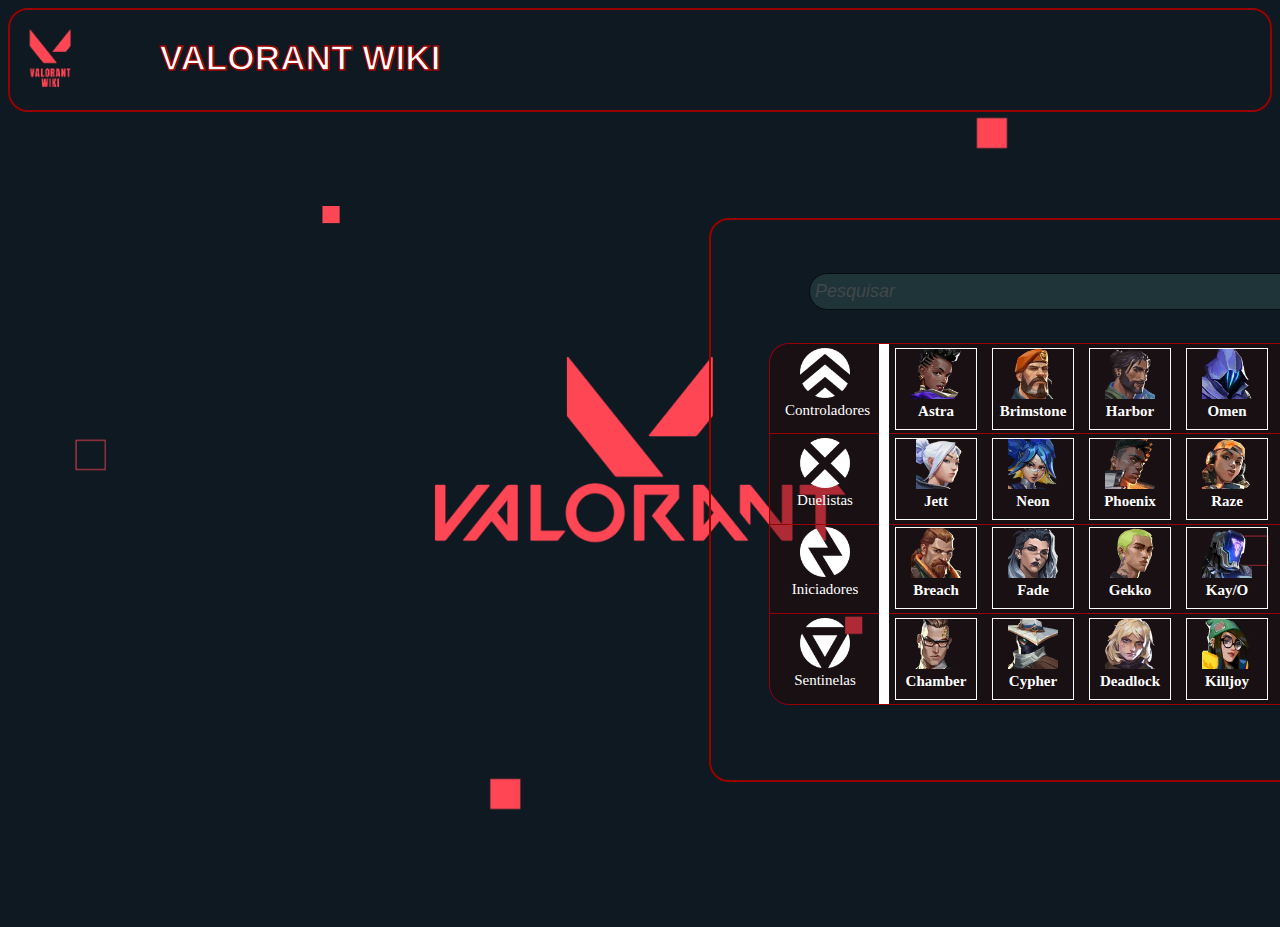
<file: index.html>
<!DOCTYPE html>
<html lang="pt-br">

<head>
    <meta charset="UTF-8">
    <meta name="viewport" content="width=device-width, initial-scale=1.0">
    <title>Valorant Wiki</title>
    <link rel="stylesheet" href="assets/css/index.css">
    <link rel="icon" href="./assets/images/logo.png" type="image/x-icon">
</head>

<body>

    <div class="valorant valorant-flex1">
        <div class="val2"><img src="./assets/images/logo.png" width="60px" height="60px"></div>
        <div class="val1">
            <section>
                <h1>VALORANT WIKI</h1>
            </section>
        </div>

    </div>

    <div class="valorant-flex2">
        <div class="vald1"></div>
        <div class="vald2"></div>
        <div class="linha"></div>

        <div class="valdd2"> <!-- Controladores -->
            <div class="controlador"> 
                <img src="assets/images/class-controller.png" id="fotocontroller" width="50" height="50">Controladores
            </div>
            <div class="primeirocontrolador"> <!-- Astra -->
                <img src="assets/images/avatar-astra.png" width="50" height="50"><a href="">Astra</a>
            </div><!-- Astra -->
            <div class="corpocontrolador"> <!-- Brimstone -->
                <img src="assets/images/avatar-brimstone.png" width="50" height="50"><a href="">Brimstone</a>
            </div><!-- Brimstone -->
            <div class="corpocontrolador"> <!-- Harbor -->
                <img src="assets/images/avatar-harbor.png" width="50" height="50"><a href="">Harbor</a>
            </div><!-- Harbor -->
            <div class="corpocontrolador"> <!-- Omen -->
                <img src="assets/images/avatar-omen.png" width="50" height="50"><a href="omen.html"> Omen</a>
            </div><!-- Omen -->
            <div class="corpocontrolador"> <!-- Viper -->
                <img src="assets/images/avatar-viper.png" width="50" height="50"><a href="">Viper</a>
            </div><!-- Viper -->
        </div> 

        <div class="valdd3"> <!-- Duelistas -->
            <div class="duelistas">
                <img src="assets/images/class-duelist.png" width="50" height="50">Duelistas
            </div>
            <div class="primeiroduelista"><!-- Jett -->
                <img src="assets/images/avatar-jett.png" width="50" height="50" id="jett">
                <div><a href="jett.html">Jett</a></div>
            </div><!-- Jett -->
            <div class="corpocontrolador"><!-- Neon-->
                <img src="assets/images/avatar-neon.png" width="50" height="50"><a href="neon.html"> Neon</a>
            </div><!-- Neon -->
            <div class="corpocontrolador"><!-- Phoenix -->
                <img src="assets/images/avatar-phoenix.png" width="50" height="50"><a href="">Phoenix</a>
            </div><!-- Phoenix -->
            <div class="corpocontrolador"><!-- Raze -->
                <img src="assets/images/avatar-raze.png" width="50" height="50"><div><a href="">Raze</a></div>
            </div><!-- Raze -->
            <div class="corpocontrolador"><!-- Reyna -->
                <img src="assets/images/avatar-reyna.png" width="50" height="50"><a href="">Reyna</a>
            </div><!-- Reyna -->
            <div class="corpocontrolador"><!-- Yoru -->
                <img src="assets/images/avatar-yoru.png" width="50" height="50" id="jett"><div><a href="">Yoru</a></div>
            </div><!-- Yoru -->
        </div> 

        <div class="valdd4"> <!-- Iniciadores -->
            <div class="duelistas">
                <img src="assets/images/class-initiator.png" width="50" height="50">Iniciadores
            </div>
            <div class="primeiroduelista"><!-- Breach -->
                <img src="assets/images/avatar-breach.png" width="50" height="50"><a href="breach.html">Breach</a>
            </div><!-- Breach -->
            <div class="corpocontrolador"><!-- Fade-->
                <img src="assets/images/avatar-fade.png" width="50" height="50"><div><a href="">Fade</a></div>
            </div><!-- Fade -->
            <div class="corpocontrolador"><!-- Gekko -->
                <img src="assets/images/avatar-gekko.png" width="50" height="50" id="jett"><a href="">Gekko</a>
            </div><!-- Gekko -->
            <div class="corpocontrolador"><!-- Kay/O -->
                <img src="assets/images/avatar-kay-o.png" width="50" height="50"><a href="">Kay/O</a>
            </div><!-- Kay/O -->
            <div class="corpocontrolador"><!-- Skyie -->
                <img src="assets/images/avatar-skye.png" width="50" height="50"><a href="skye.html"> Skye</a>
            </div><!-- Skyie -->
            <div class="corpocontrolador"><!-- Sova -->
                <img src="assets/images/avatar-sova.png" width="50" height="50"><div><a href="">Sova</a></div>
            </div><!-- Sova -->
        </div> 

        <div class="valdd5"> <!-- Sentinelas -->
            <div class="duelistas">
                <img src="assets/images/class-sentinel.png" width="50" height="50">Sentinelas
            </div>
            <div class="primeiroduelista"><!-- Chamber -->
                <img src="assets/images/avatar-chamber.png" width="50" height="50"><a href="chamber.html">Chamber</a>
            </div><!-- Chamber -->
            <div class="corpocontrolador"><!-- Cypher-->
                <img src="assets/images/avatar-cypher.png" width="50" height="50"><a href="cypher.html">Cypher</a>
            </div><!-- Cypher -->
            <div class="corpocontrolador"><!-- Deadlock -->
                <img src="assets/images/avatar-deadlock.png" width="50" height="50"><a href="">Deadlock</a>
            </div><!-- Deadlock -->
            <div class="corpocontrolador"><!-- Killjoy-->
                <img src="assets/images/avatar-killjoy.png" width="50" height="50"><a href="">Killjoy</a>
            </div><!-- Killjoy -->
            <div class="corpocontrolador"><!-- Sage -->
                <img src="assets/images/avatar-sage.png" width="50" height="50"><div><a href="">Sage</a></div>
            </div><!-- Sage -->
        </div> 

        <div id="divBusca">
            <input type="text" id="txtBusca" placeholder="Pesquisar" />
        </div> <!-- Barra de pesquisa -->


    </div>




</body>

</html>
</file>
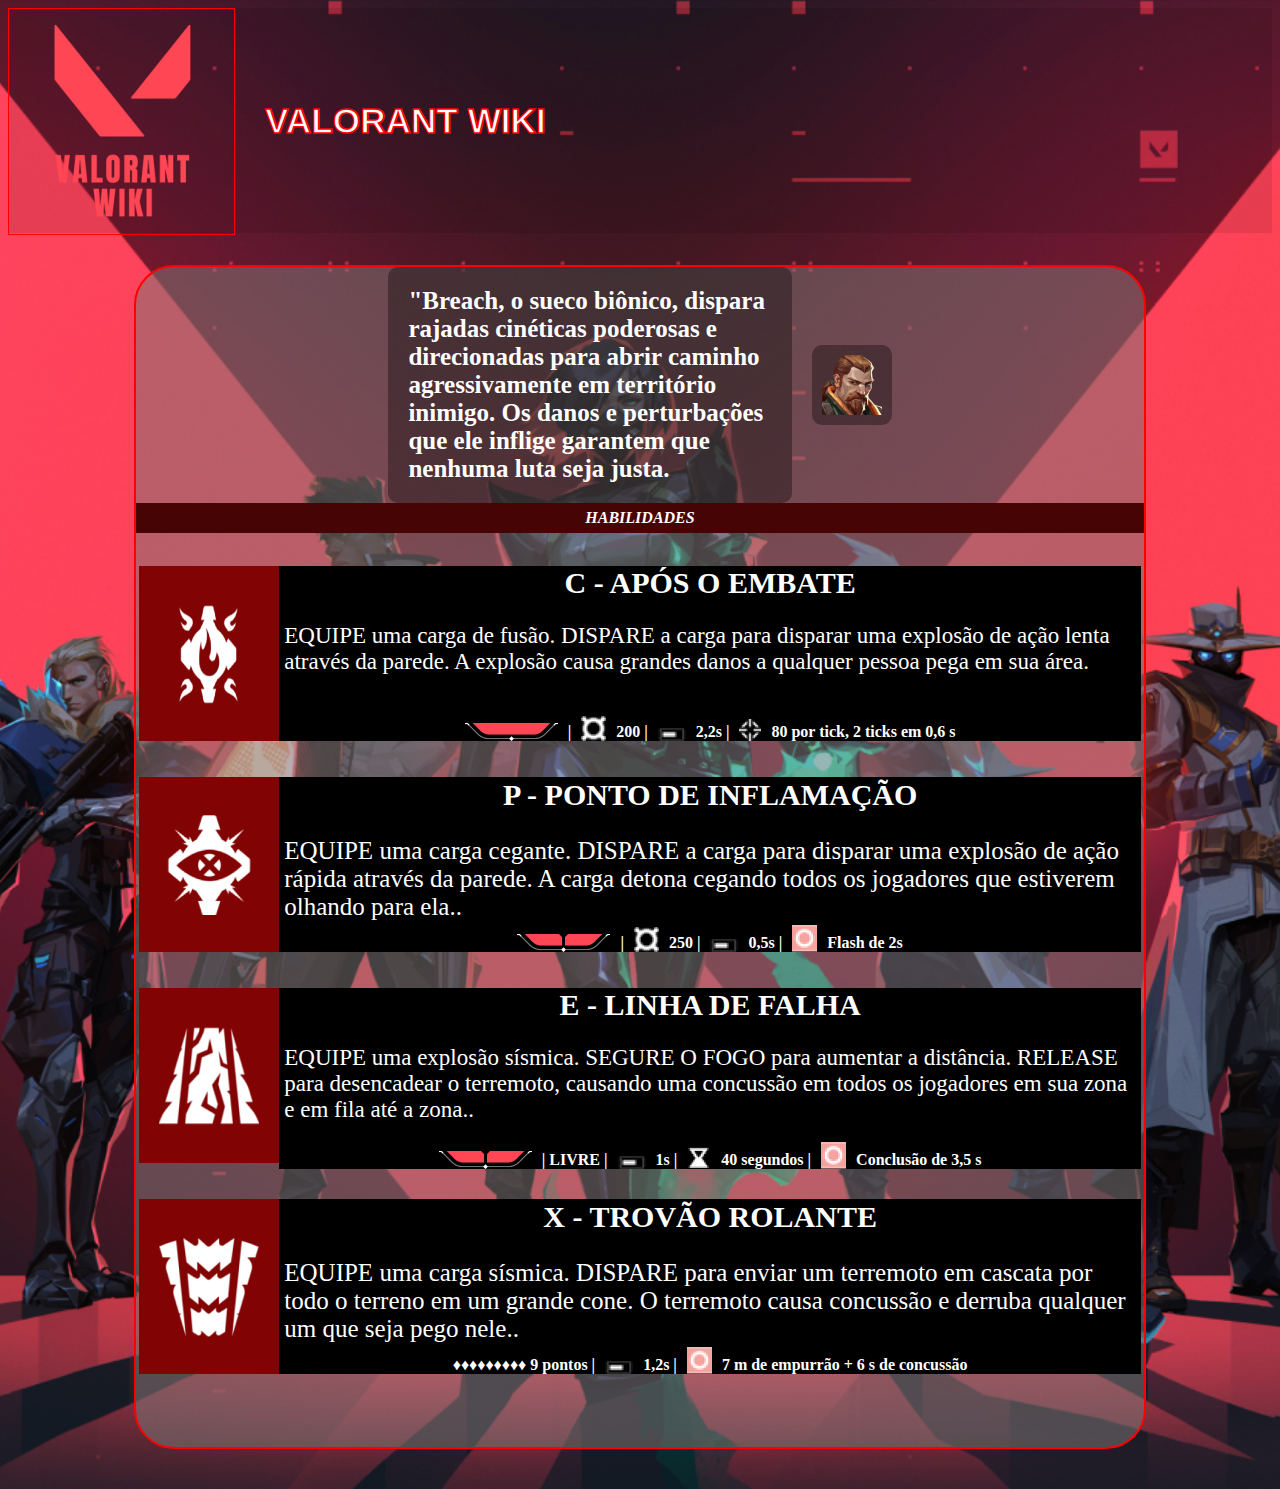
<file: breach.html>
<!DOCTYPE html>
<html lang="en">

<head>
    <meta charset="UTF-8">
    <meta name="viewport" content="width=device-width, initial-scale=1.0">
    <title>Breach | Valorant Wiki</title>
    <link rel="stylesheet" href="assets/css/breach.css">
    <link rel="icon" href="./assets/images/logo.png" type="image/x-icon">

</head>

<body>
    <div class="topo">
        <div class="logowiki"><a href="../inicial/index.html"><img src="assets/images/logo.png" width="200" height="200"></a></div>
        <div class="valorantwiki">Valorant Wiki</div>
    </div>
    <div class="tudo">
        <div class="personagem">
            <div class="cabecalho">
                <div class="mural">
                    <p style="margin: 20px;"> "Breach, o sueco biônico, dispara rajadas cinéticas poderosas e 
                        direcionadas 
                        para abrir caminho agressivamente em território inimigo. Os danos e
                         perturbações que ele inflige garantem que nenhuma luta seja justa.
                    </p></div>
                <div class="fotomural"><img src="assets/images/avatar-breach.png" width="60" height="60"></div>

            </div>
            <div class="separador">Habilidades</div>
            <div class="habilidades">
                <div class="skillimagem">
                    <img src="assets/images/breach-basico1.png" width="100" height="100"
                        id="images"><!-- Todas as imagens deve ter essa altura e esse ID para funcionar -->
                </div>
                <div class="conteudo">
                    <div class="textoprincipal">C - APÓS O EMBATE</div>
                    <div class="textoskill">
                        <p style="margin-left: 5px; font-size: 23px;">EQUIPE uma carga de fusão. DISPARE a carga para disparar uma
                            explosão de ação lenta através da parede.
                            A explosão causa grandes danos a qualquer pessoa pega em sua área.</p>
                        <!-- Texto das skill deve ser escrita nesse parágrafo -->
                    </div>
                    <div class="imagemconteudo" id="alterado">
                        <img src="assets/images/icon-uses1.png">    |    <img src="assets/images/icon-creds.png" >
                        200 |<img src="assets/images/icon-windup.png"> 2,2s | <img src="assets/images/icon-damage.png">80 por tick, 2 ticks em 0,6 s 
                    </div>
                </div>
            </div>
            <div class="habilidades">
                <div class="skillimagem"><img src="assets/images/breach-basico2.png" width="100" height="100"></div>
                <div class="conteudo">
                    <div class="textoprincipal">P - PONTO DE INFLAMAÇÃO</div>
                    <div class="textoskill">
                        <p style="margin-left: 5px; font-size: 25px;">EQUIPE uma carga cegante. DISPARE a carga para disparar uma explosão de ação
                            rápida através da parede. A carga detona cegando todos os jogadores que 
                           estiverem olhando para ela..</p>
                    </div>
                    <div class="imagemconteudo"><img src="assets/images/icon-uses2.png"> | <img
                            src="assets/images/icon-creds.png">  250  | <img src="assets/images/icon-windup.png"> 0,5s |  <img src="assets/images/icon-debuff.png"> Flash de 2s </div>
                </div>
            </div>
            <div class="habilidades">
                <div class="skillimagem"><img src="assets/images/breach-assinatura.png" width="100" height="100"></div>
                <div class="conteudo">
                    <div class="textoprincipal">E - LINHA DE FALHA</div>
                    <div class="textoskill">
                        <p style="margin-left: 5px; font-size: 23px;">EQUIPE uma explosão sísmica. SEGURE O FOGO para aumentar a distância. 
                            RELEASE para desencadear o terremoto, causando uma concussão em todos os
                             jogadores em sua zona e em fila até a zona..</p>
                    </div>
                    <div class="imagemconteudo" id="alterado"><img src="assets/images/icon-uses2.png">|   LIVRE   |<img src="assets/images/icon-windup.png"> 1s |<img src="assets/images/icon-cooldown.png"> 40 segundos |<img src="assets/images/icon-debuff.png">Conclusão de 3,5 s</div>
                </div>
            </div>
            <div class="habilidades">
                <div class="skillimagem"><img src="assets/images/breach-final.png" width="100" height="100"></div>
                <div class="conteudo">
                    <div class="textoprincipal">X - TROVÃO ROLANTE</div>
                    <div class="textoskill">
                        <p style="margin-left: 5px; font-size: 25px;">
                            EQUIPE uma carga sísmica. DISPARE para enviar um terremoto em cascata por
                            todo o terreno em um grande cone. O terremoto causa concussão e derruba
                            qualquer um que seja pego nele..
                        </p>
                    </div>
                    <div class="imagemconteudo">    ♦♦♦♦♦♦♦♦♦ 9 pontos  | <img src="assets/images/icon-windup.png">1,2s  |   <img src="assets/images/icon-debuff.png">7 m de empurrão + 6 s de concussão</div>
                </div>
            </div>

        </div>
    </div>
</body>

</html>
</file>
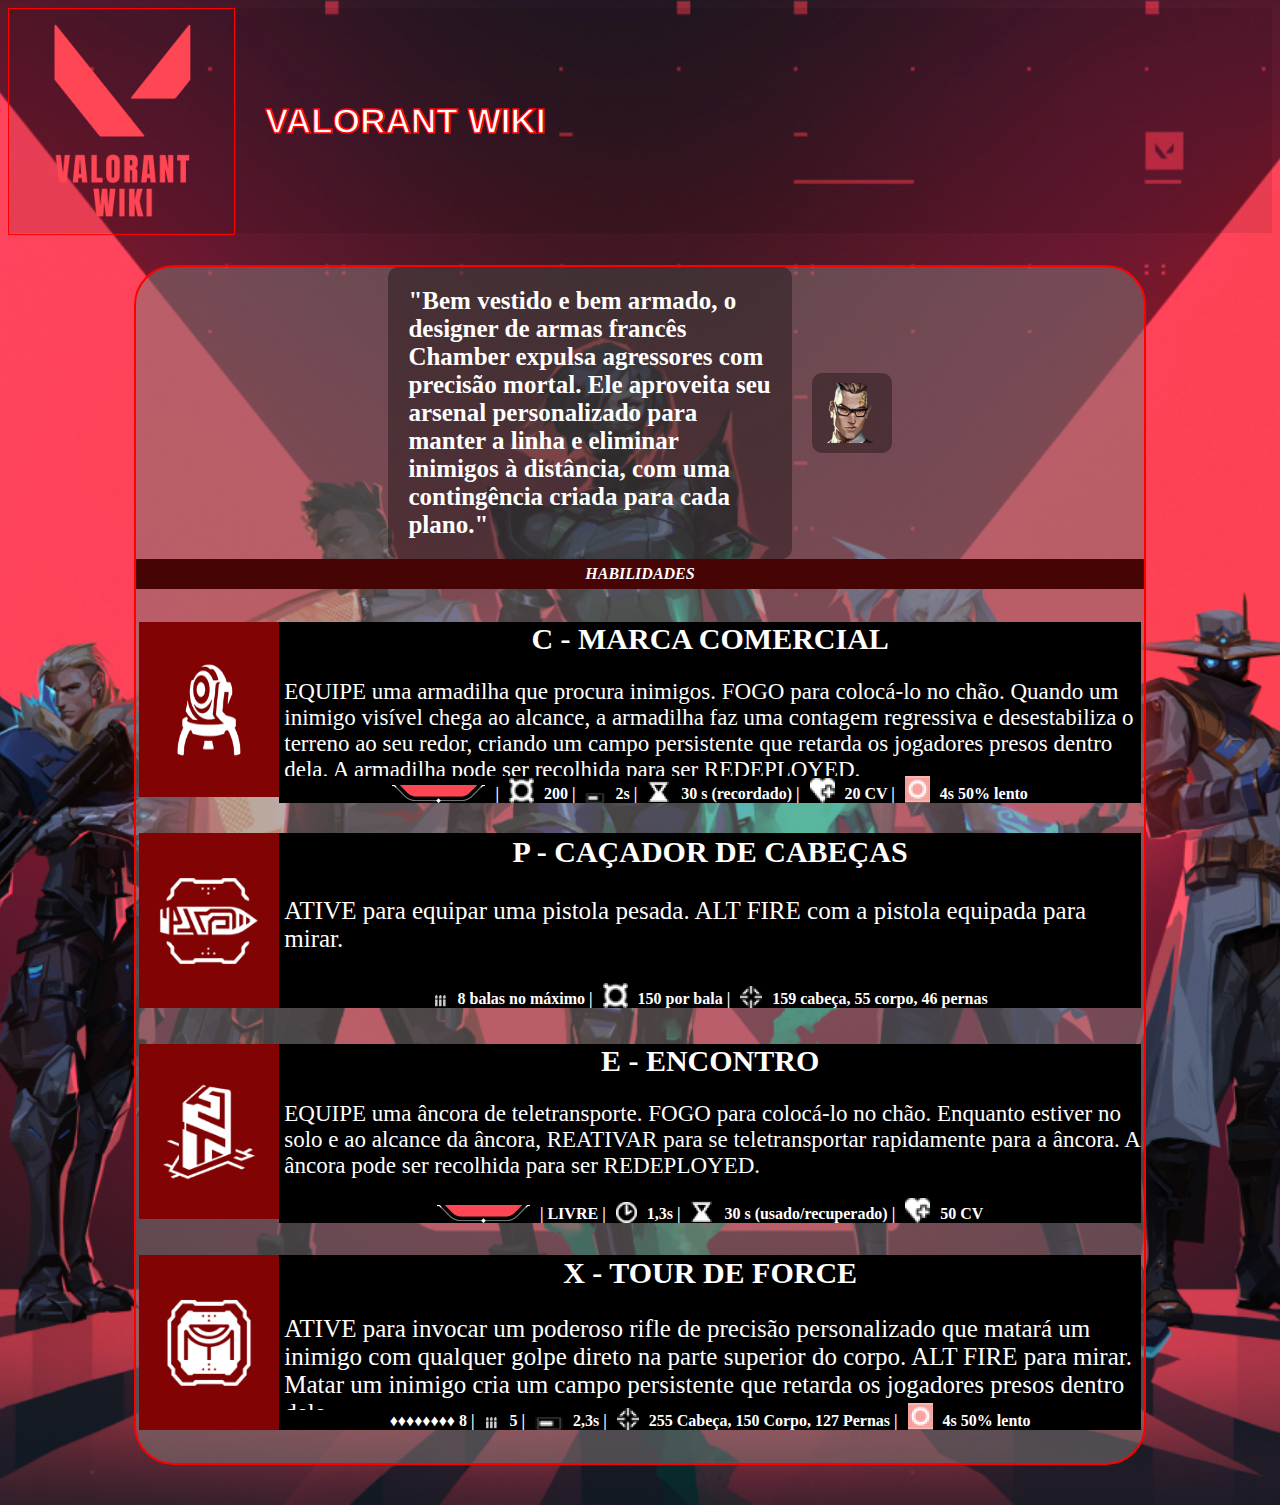
<file: chamber.html>
<!DOCTYPE html>
<html lang="en">

<head>
    <meta charset="UTF-8">
    <meta name="viewport" content="width=device-width, initial-scale=1.0">
    <title>Chamber | Valorant Wiki</title>
    <link rel="stylesheet" href="assets/css/chamber.css">
    <link rel="icon" href="./assets/images/logo.png" type="image/x-icon">

</head>

<body>
    <div class="topo">
        <div class="logowiki"><a href="../inicial/index.html"><img src="assets/images/logo.png" width="200" height="200"></a></div>
        <div class="valorantwiki">Valorant Wiki</div>
    </div>
    <div class="tudo">
        <div class="personagem">
            <div class="cabecalho">
                <div class="mural">
                    <p style="margin: 20px;"> "Bem vestido e bem armado, o designer de armas francês Chamber expulsa agressores com precisão mortal. Ele aproveita seu arsenal personalizado para manter a linha e eliminar inimigos à distância, com uma contingência criada para cada plano."</p></div>
                <div class="fotomural"><img src="assets/images/avatar-chamber.png" width="60" height="60"></div>

            </div>
            <div class="separador">Habilidades</div>
            <div class="habilidades">
                <div class="skillimagem">
                    <img src="assets/images/chamber-basico1.png" width="100" height="100"
                        id="images"><!-- Todas as imagens deve ter essa altura e esse ID para funcionar -->
                </div>
                <div class="conteudo">
                    <div class="textoprincipal">C - MARCA COMERCIAL</div>
                    <div class="textoskill">
                        <p style="margin-left: 5px; font-size: 23px;">EQUIPE uma armadilha que procura inimigos. FOGO para colocá-lo no chão. Quando um inimigo visível chega ao alcance, a armadilha faz uma contagem regressiva e desestabiliza o terreno ao seu redor, criando um campo persistente que retarda os jogadores presos dentro dela. A armadilha pode ser recolhida para ser REDEPLOYED.</p>
                        <!-- Texto das skill deve ser escrita nesse parágrafo -->
                    </div>
                    <div class="imagemconteudo" id="alterado"><img src="assets/images/icon-uses1.png">|<img
                            src="assets/images/icon-creds.png">200 | <img src="assets/images/icon-windup.png" width="20" height="10"> 2s | 
                           <img src="assets/images/icon-cooldown.png"> 30 s (recordado) | <img src="assets/images/icon-cv.png">20 CV | <img src="assets/images/icon-debuff.png">4s 50% lento </div>
                </div>
            </div>
            <div class="habilidades">
                <div class="skillimagem"><img src="assets/images/chamber-basico2.png" width="100" height="100"></div>
                <div class="conteudo">
                    <div class="textoprincipal">P - CAÇADOR DE CABEÇAS</div>
                    <div class="textoskill">
                        <p style="margin-left: 5px; font-size: 25px;">
                            ATIVE para equipar uma pistola pesada. ALT FIRE com a pistola equipada para mirar.</p>
                    </div>
                    <div class="imagemconteudo"><img src="assets/images/icon-ammo.png"> 8 balas no máximo | <img src="assets/images/icon-creds.png">150 por bala | <img src="assets/images/icon-damage.png"> 159 cabeça, 55 corpo, 46 pernas</div>
                </div>
            </div>
            <div class="habilidades">
                <div class="skillimagem"><img src="assets/images/chamber-assinatura.png" width="100" height="100"></div>
                <div class="conteudo">
                    <div class="textoprincipal">E - ENCONTRO</div>
                    <div class="textoskill">
                        <p style="margin-left: 5px; font-size: 23px;">EQUIPE uma âncora de teletransporte. FOGO para colocá-lo no chão. Enquanto estiver no solo e ao alcance da âncora, REATIVAR para se teletransportar rapidamente para a âncora. A âncora pode ser recolhida para ser REDEPLOYED.</p>
                    </div>
                    <div class="imagemconteudo" id="alterado"><img src="assets/images/icon-uses1.png">| LIVRE |<img src="assets/images/icon-duration.png"> 1,3s |<img src="assets/images/icon-cooldown.png"> 30 s (usado/recuperado) |<img src="assets/images/icon-cv.png"> 50 CV</div>
                </div>
            </div>
            <div class="habilidades">
                <div class="skillimagem"><img src="assets/images/chamber-final.png" width="100" height="100"></div>
                <div class="conteudo">
                    <div class="textoprincipal">X - TOUR DE FORCE</div>
                    <div class="textoskill">
                        <p style="margin-left: 5px; font-size: 25px;">
                        ATIVE para invocar um poderoso rifle de precisão personalizado que matará um inimigo com qualquer golpe direto na parte superior do corpo. ALT FIRE para mirar. Matar um inimigo cria um campo persistente que retarda os jogadores presos dentro dele.
                        </p>
                    </div>
                    <div class="imagemconteudo">♦♦♦♦♦♦♦♦ 8 | <img src="assets/images/icon-ammo.png"> 5 | <img src="assets/images/icon-windup.png">2,3s | <img src="assets/images/icon-damage.png">255 Cabeça, 150 Corpo, 127 Pernas | <img src="assets/images/icon-debuff.png">4s 50% lento</div>
                </div>
            </div>

        </div>
    </div>
</body>

</html>
</file>
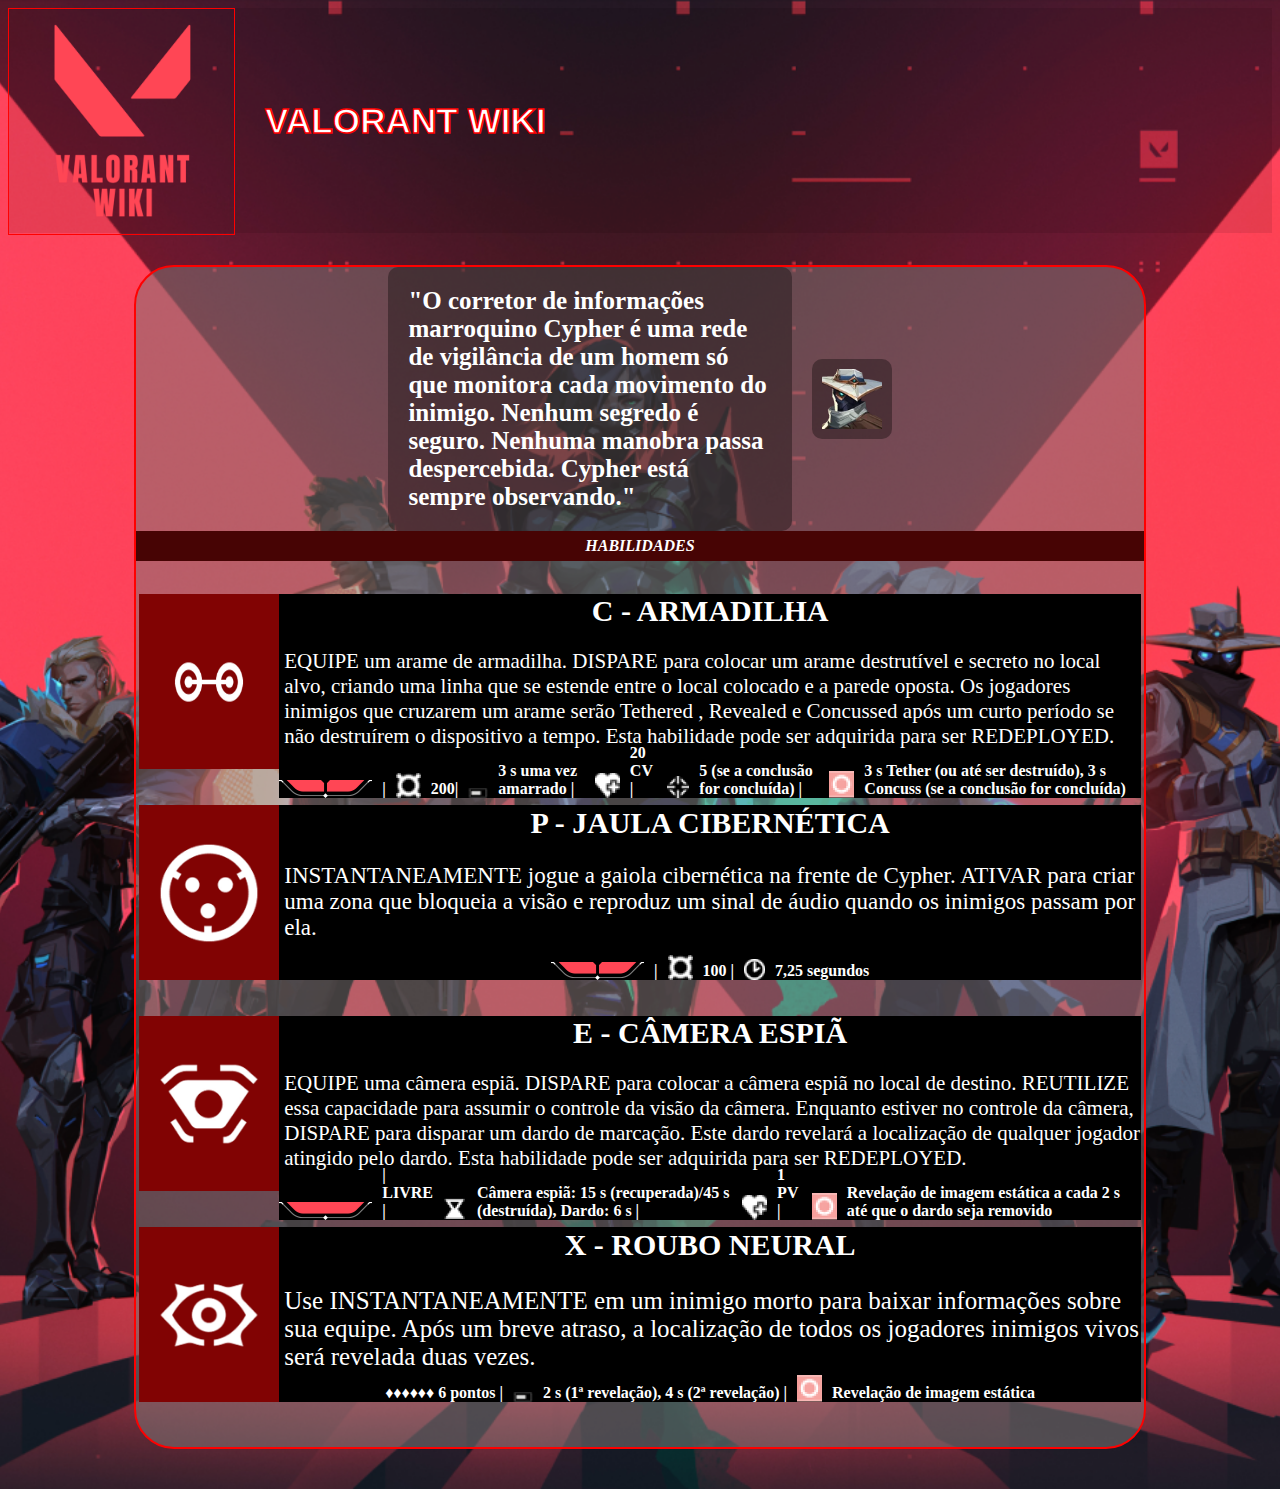
<file: cypher.html>
<!DOCTYPE html>
<html lang="en">

<head>
    <meta charset="UTF-8">
    <meta name="viewport" content="width=device-width, initial-scale=1.0">
    <title>Cypher | Valorant Wiki</title>
    <link rel="stylesheet" href="assets/css/cypher.css">
    <link rel="icon" href="./assets/images/logo.png" type="image/x-icon">

</head>

<body>
    <div class="topo">
        <div class="logowiki"><a href="../inicial/index.html"><img src="assets/images/logo.png" width="200" height="200"></a></div>
        <div class="valorantwiki">Valorant Wiki</div>
    </div>
    <div class="tudo">
        <div class="personagem">
            <div class="cabecalho">
                <div class="mural">
                    <p style="margin: 20px;"> "O corretor de informações marroquino Cypher é uma rede de vigilância de um homem só
                    que monitora cada movimento do inimigo. Nenhum segredo é seguro. Nenhuma manobra passa despercebida.
                    Cypher está sempre observando."</p></div>
                <div class="fotomural"><img src="assets/images/avatar-cypher.png" width="60" height="60"></div>

            </div>
            <div class="separador">Habilidades</div>
            <div class="habilidades">
                <div class="skillimagem">
                    <img src="assets/images/cypher-basico1.png" width="100" height="100"
                        id="images"><!-- Todas as imagens deve ter essa altura e esse ID para funcionar -->
                </div>
                <div class="conteudo">
                    <div class="textoprincipal">C - ARMADILHA</div>
                    <div class="textoskill">
                        <p style="margin-left: 5px; font-size: 21px;">EQUIPE um arame de armadilha. DISPARE para colocar um arame
                            destrutível e secreto no local alvo, criando uma linha que se estende entre o local colocado
                            e a parede oposta. Os jogadores inimigos que cruzarem um arame serão Tethered , Revealed e
                            Concussed após um curto período se não destruírem o dispositivo a tempo. Esta habilidade
                            pode ser adquirida para ser REDEPLOYED.</p>
                        <!-- Texto das skill deve ser escrita nesse parágrafo -->
                    </div>
                    <div class="imagemconteudo" id="alterado"><img src="assets/images/icon-uses2.png">|<img
                            src="assets/images/icon-creds.png">200|<img src="assets/images/icon-windup.png" width="20" height="10">3
                        s uma vez amarrado |<img src="assets/images/icon-cv.png">20 CV |<img src="assets/images/icon-damage.png">5 (se a
                        conclusão for concluída) |<img src="assets/images/icon-debuff.png">3 s Tether (ou até ser destruído), 3 s
                        Concuss (se a conclusão for concluída) </div>
                </div>
            </div>
            <div class="habilidades">
                <div class="skillimagem"><img src="assets/images/cypher-basico2.png" width="100" height="100"></div>
                <div class="conteudo">
                    <div class="textoprincipal">P - JAULA CIBERNÉTICA</div>
                    <div class="textoskill">
                        <p style="margin-left: 5px; font-size: 23px;">INSTANTANEAMENTE jogue a gaiola cibernética na frente de Cypher.
                            ATIVAR para criar uma zona que bloqueia a visão e reproduz um sinal de áudio quando os
                            inimigos passam por ela.</p>
                    </div>
                    <div class="imagemconteudo"><img src="assets/images/icon-uses2.png"> | <img
                            src="assets/images/icon-creds.png">100 | <img src="assets/images/icon-duration.png"> 7,25 segundos</div>
                </div>
            </div>
            <div class="habilidades">
                <div class="skillimagem"><img src="assets/images/cypher-assinatura.png" width="100" height="100"></div>
                <div class="conteudo">
                    <div class="textoprincipal">E - CÂMERA ESPIÃ</div>
                    <div class="textoskill">
                        <p style="margin-left: 5px; font-size: 21px;">EQUIPE uma câmera espiã. DISPARE para colocar a câmera espiã no
                            local de destino. REUTILIZE essa capacidade para assumir o controle da visão da câmera.
                            Enquanto estiver no controle da câmera, DISPARE para disparar um dardo de marcação. Este
                            dardo revelará a localização de qualquer jogador atingido pelo dardo. Esta habilidade pode
                            ser adquirida para ser REDEPLOYED.</p>
                    </div>
                    <div class="imagemconteudo" id="alterado"><img src="assets/images/icon-uses1.png">| LIVRE |<img src="assets/images/icon-cooldown.png">Câmera espiã: 15 s (recuperada)/45 s (destruída), Dardo: 6 s |<img src="assets/images/icon-cv.png"> 1 PV |<img src="assets/images/icon-debuff.png">Revelação de imagem estática a cada 2 s até que o dardo seja removido</div>
                </div>
            </div>
            <div class="habilidades">
                <div class="skillimagem"><img src="assets/images/cypher-final.png" width="100" height="100"></div>
                <div class="conteudo">
                    <div class="textoprincipal">X - ROUBO NEURAL</div>
                    <div class="textoskill">
                        <p style="margin-left: 5px; font-size: 25px;">
                            Use INSTANTANEAMENTE em um inimigo morto para baixar informações sobre sua equipe. Após um
                            breve atraso, a localização de todos os jogadores inimigos vivos será revelada duas vezes.
                        </p>
                    </div>
                    <div class="imagemconteudo">♦♦♦♦♦♦ 6 pontos | <img src="assets/images/icon-windup.png"  width="20" height="10">2 s (1ª revelação), 4 s (2ª revelação) | <img src="assets/images/icon-debuff.png">Revelação de imagem estática</div>
                </div>
            </div>

        </div>
    </div>
</body>

</html>
</file>
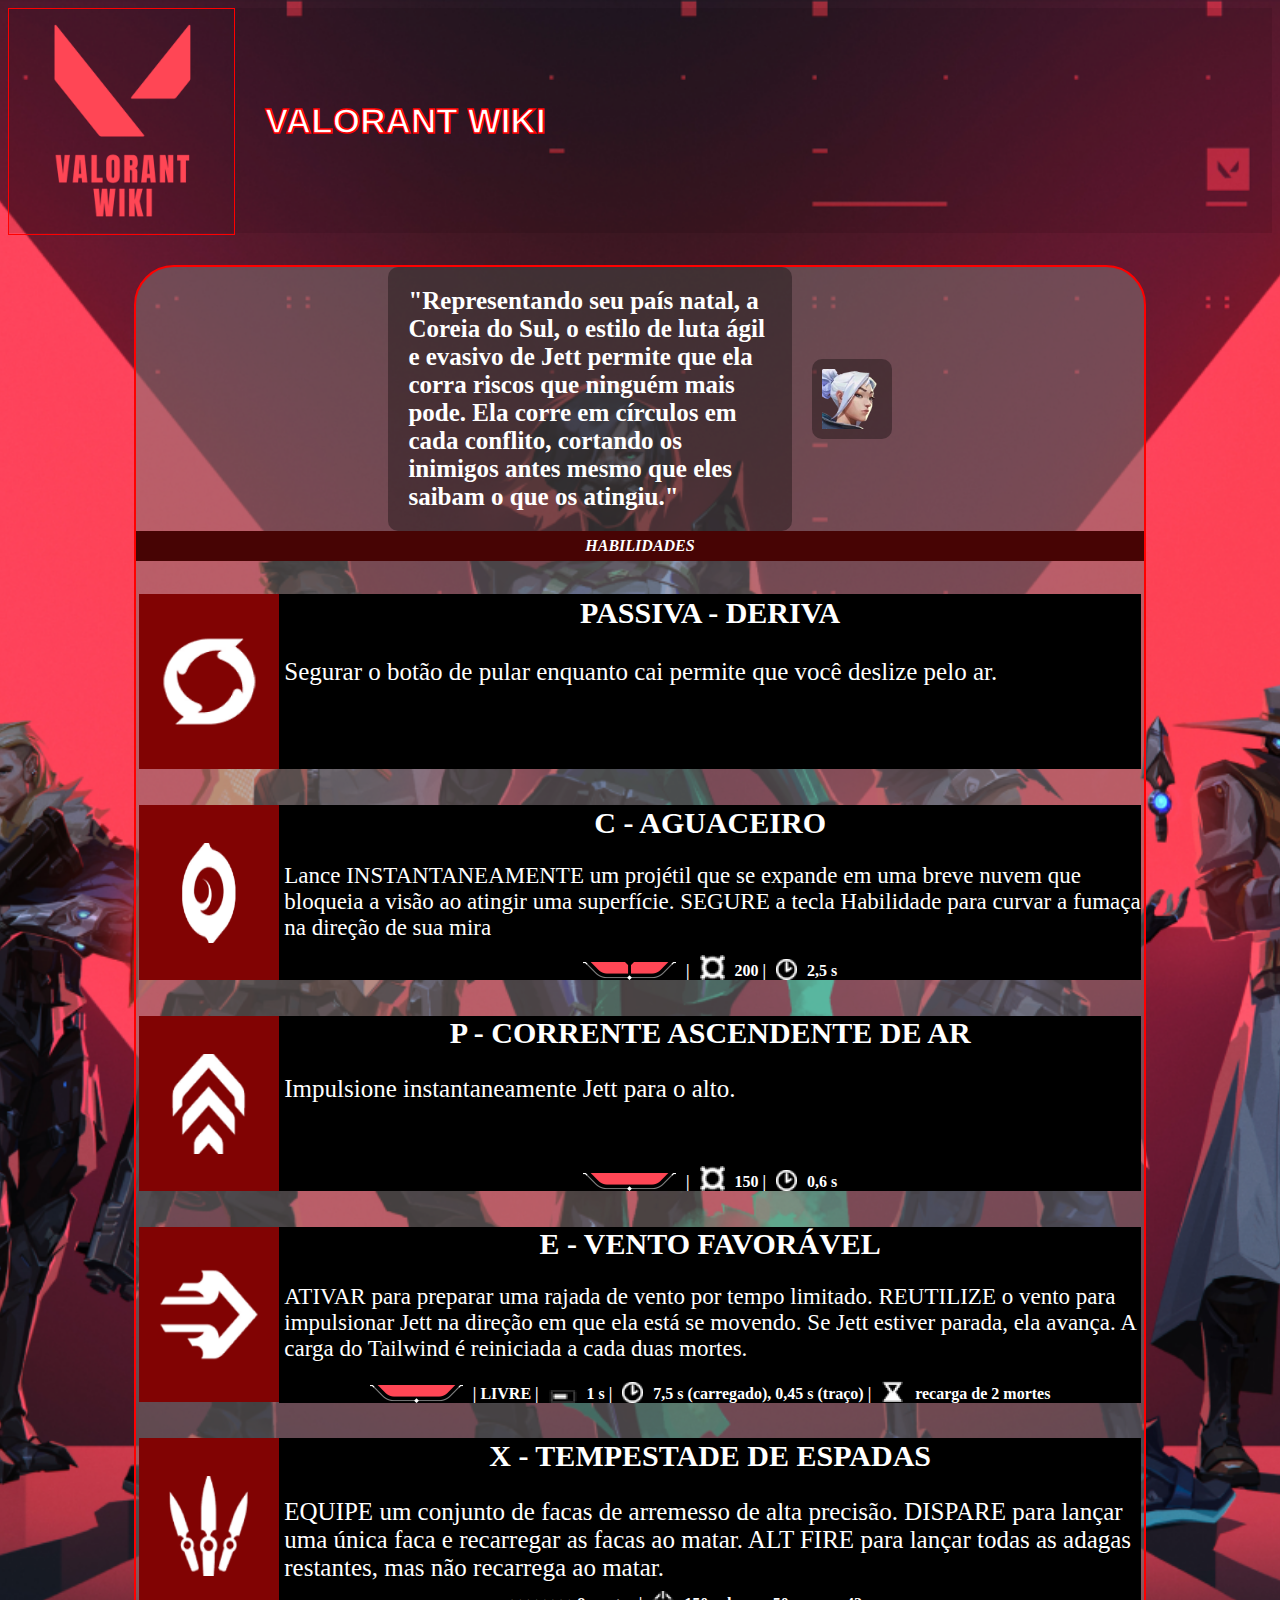
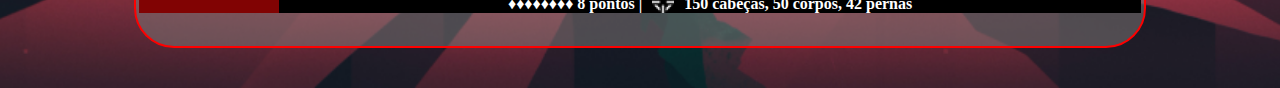
<file: jett.html>
<!DOCTYPE html>
<html lang="en">

<head>
    <meta charset="UTF-8">
    <meta name="viewport" content="width=device-width, initial-scale=1.0">
    <title>Jett | Valorant Wiki</title>
    <link rel="stylesheet" href="assets/css/jett.css">
    <link rel="icon" href="./assets/images/logo.png" type="image/x-icon">

</head>

<body>
    <div class="topo">
        <div class="logowiki"><a href="../inicial/index.html"><img src="assets/images/logo.png" width="200" height="200"></a></div>
        <div class="valorantwiki">Valorant Wiki</div>
    </div>
    <div class="tudo">
        <div class="personagem">
            <div class="cabecalho">
                <div class="mural">
                    <p style="margin: 20px;"> "Representando seu país natal, a Coreia do Sul, o estilo de luta ágil e evasivo de Jett permite que ela corra riscos que ninguém mais pode. Ela corre em círculos em cada conflito, cortando os inimigos antes mesmo que eles saibam o que os atingiu."</p></div>
                <div class="fotomural"><img src="assets/images/avatar-jett.png" width="60" height="60"></div>

            </div>
            
            <div class="separador">Habilidades</div>

            <div class="habilidades">
                <div class="skillimagem"><img src="assets/images/jett-passiva.png" width="100" height="100"></div>
                <div class="conteudo">
                    <div class="textoprincipal">PASSIVA - DERIVA</div>
                    <div class="textoskill">
                        <p style="margin-left: 5px; font-size: 25px;">
                            Segurar o botão de pular enquanto cai permite que você deslize pelo ar.
                        </p>
                    </div>
                    <div class="imagemconteudo"></div>
                </div>
            </div>

            <div class="habilidades">
                <div class="skillimagem">
                    <img src="assets/images/jett-basico1.png" width="100" height="100"
                        id="images"><!-- Todas as imagens deve ter essa altura e esse ID para funcionar -->
                </div>
                <div class="conteudo">
                    <div class="textoprincipal">C - AGUACEIRO</div>
                    <div class="textoskill">
                        <p style="margin-left: 5px; font-size: 23px;">Lance INSTANTANEAMENTE um projétil que se expande em uma breve nuvem que bloqueia a visão ao atingir uma superfície. SEGURE a tecla Habilidade para curvar a fumaça na direção de sua mira</p>
                        <!-- Texto das skill deve ser escrita nesse parágrafo -->
                    </div>
                    <div class="imagemconteudo"> <img src="assets/images/icon-uses2.png"> | <img src="assets/images/icon-creds.png">200 | <img src="assets/images/icon-duration.png">2,5 s </div>
                </div>
            </div>

            <div class="habilidades">
                <div class="skillimagem"><img src="assets/images/jett-basico2.png" width="100" height="100"></div>
                <div class="conteudo">
                    <div class="textoprincipal">P - CORRENTE ASCENDENTE DE AR</div>
                    <div class="textoskill">
                        <p style="margin-left: 5px; font-size: 25px;">Impulsione instantaneamente Jett para o alto.</p>
                    </div>
                    <div class="imagemconteudo" id="alterado"><img src="assets/images/icon-uses1.png"> | <img src="assets/images/icon-creds.png">150 | <img src="assets/images/icon-duration.png">0,6 s</div>
                </div>
            </div>

            <div class="habilidades">
                <div class="skillimagem"><img src="assets/images/jett-assinatura.png" width="100" height="100"></div>
                <div class="conteudo">
                    <div class="textoprincipal">E - VENTO FAVORÁVEL</div>
                    <div class="textoskill">
                        <p style="margin-left: 5px; font-size: 23px;">ATIVAR para preparar uma rajada de vento por tempo limitado. REUTILIZE o vento para impulsionar Jett na direção em que ela está se movendo. Se Jett estiver parada, ela avança. A carga do Tailwind é reiniciada a cada duas mortes.</p>
                    </div>
                    <div class="imagemconteudo" id="alterado"><img src="assets/images/icon-uses1.png">| LIVRE | <img src="assets/images/icon-windup.png"> 1 s |<img src="assets/images/icon-duration.png"> 7,5 s (carregado), 0,45 s (traço) |<img src="assets/images/icon-cooldown.png">recarga de 2 mortes</div>
                </div>

            </div>
            <div class="habilidades">
                <div class="skillimagem"><img src="assets/images/jett-final.png" width="100" height="100"></div>
                <div class="conteudo">
                    <div class="textoprincipal">X - TEMPESTADE DE ESPADAS</div>
                    <div class="textoskill">
                        <p style="margin-left: 5px; font-size: 25px;">
                            EQUIPE um conjunto de facas de arremesso de alta precisão. DISPARE para lançar uma única faca e recarregar as facas ao matar. ALT FIRE para lançar todas as adagas restantes, mas não recarrega ao matar.
                        </p>
                    </div>
                    <div class="imagemconteudo">♦♦♦♦♦♦♦♦ 8 pontos | <img src="assets/images/icon-damage.png">150 cabeças, 50 corpos, 42 pernas
                </div>
            </div>
        </div>
    </div>
</body>

</html>
</file>
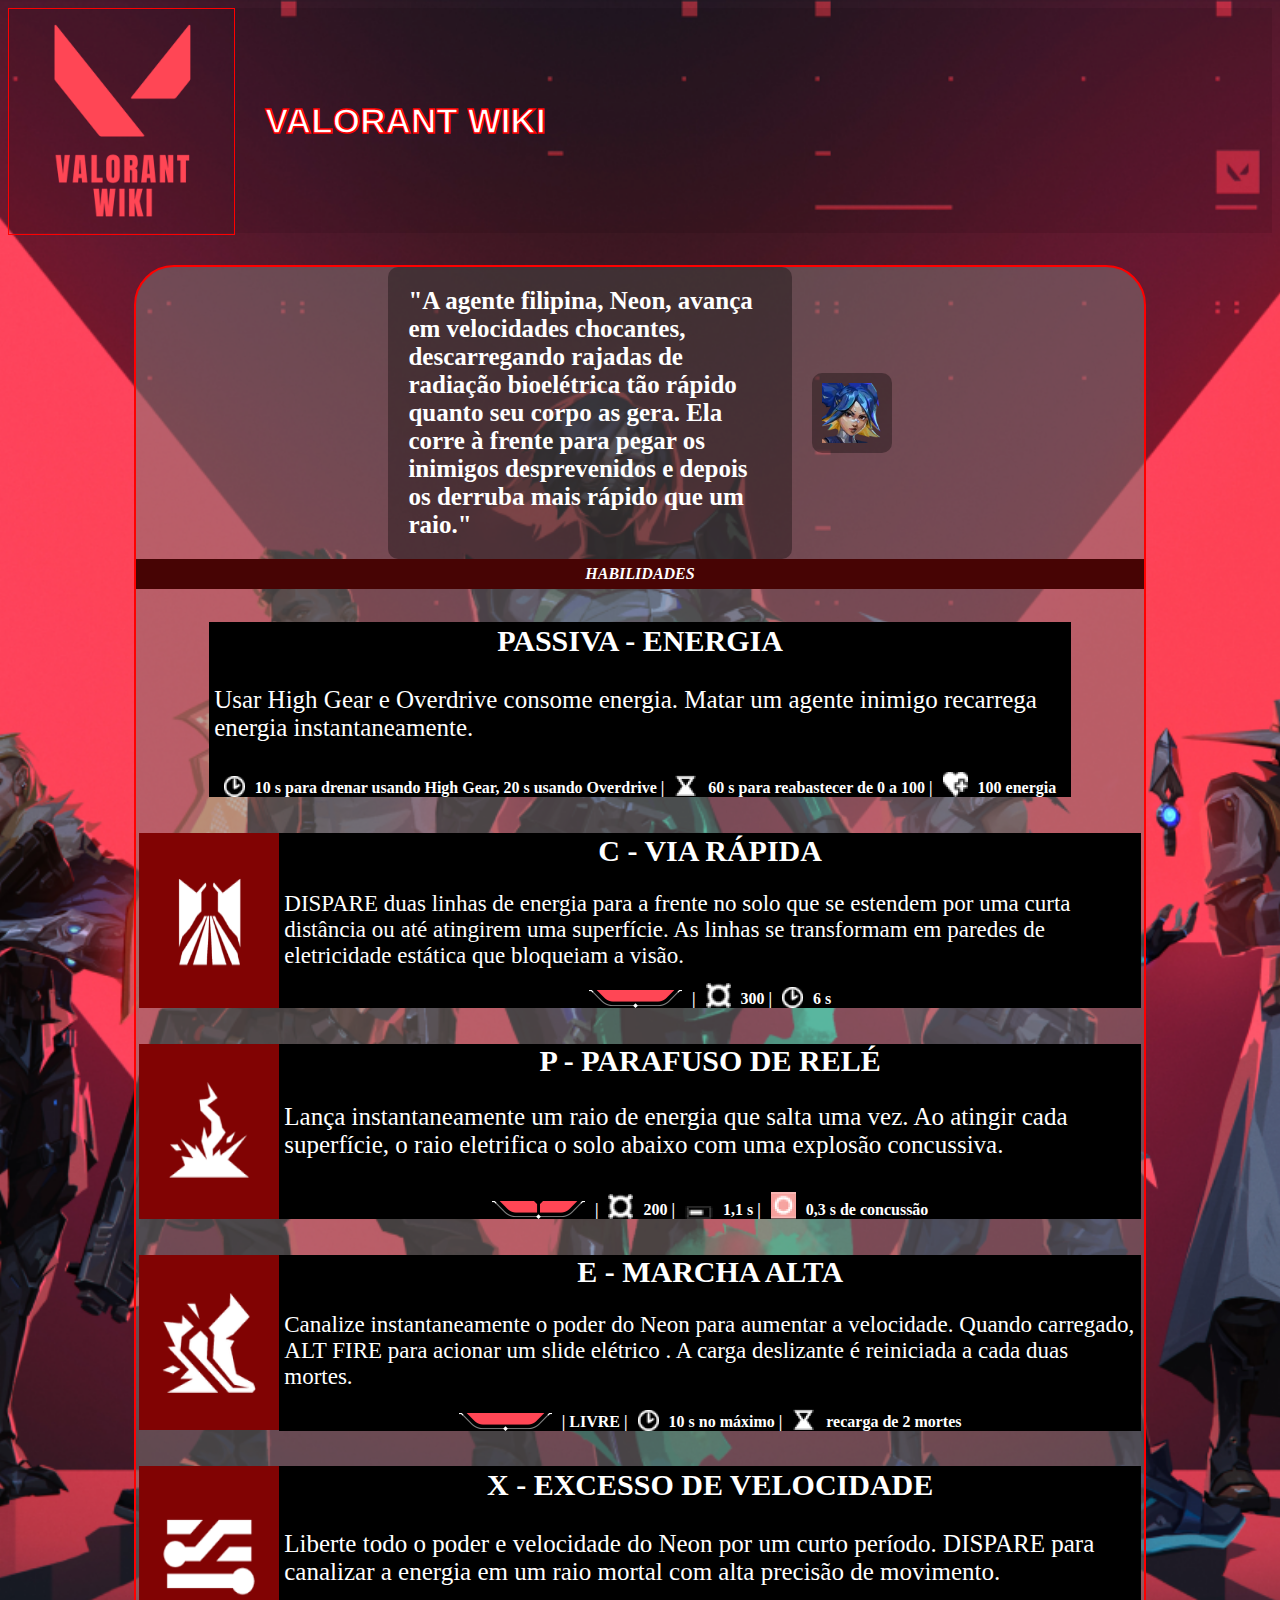
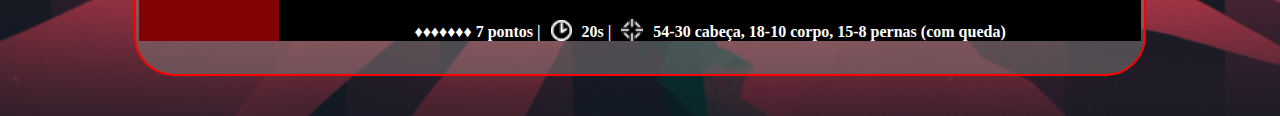
<file: neon.html>
<!DOCTYPE html>
<html lang="en">

<head>
    <meta charset="UTF-8">
    <meta name="viewport" content="width=device-width, initial-scale=1.0">
    <title>Neon | Valorant Wiki</title>
    <link rel="stylesheet" href="assets/css/neon.css">
    <link rel="icon" href="./assets/images/logo.png" type="image/x-icon">

</head>

<body>
    <div class="topo">
        <div class="logowiki"><a href="../inicial/index.html"><img src="assets/images/logo.png" width="200" height="200"></a></div>
        <div class="valorantwiki">Valorant Wiki</div>
    </div>
    <div class="tudo">
        <div class="personagem">
            <div class="cabecalho">
                <div class="mural">
                    <p style="margin: 20px;"> "A agente filipina, Neon, avança em velocidades chocantes, descarregando rajadas de radiação bioelétrica tão rápido quanto seu corpo as gera. Ela corre à frente para pegar os inimigos desprevenidos e depois os derruba mais rápido que um raio."</p></div>
                <div class="fotomural"><img src="assets/images/avatar-neon.png" width="60" height="60"></div>

            </div>
            
            <div class="separador">Habilidades</div>

            <div class="habilidades">
                <div class="conteudo">
                    <div class="textoprincipal">PASSIVA - ENERGIA</div>
                    <div class="textoskill">
                        <p style="margin-left: 5px; font-size: 25px;">
                            Usar High Gear e Overdrive consome energia. Matar um agente inimigo recarrega energia instantaneamente.
                        </p>
                    </div>
                    <div class="imagemconteudo"> <img src="assets/images/icon-duration.png"> 10 s para drenar usando High Gear, 20 s usando Overdrive | <img src="assets/images/icon-cooldown.png">60 s para reabastecer de 0 a 100 | <img src="assets/images/icon-cv.png">100 energia </div>
                </div>
            </div>

            <div class="habilidades">
                <div class="skillimagem">
                    <img src="assets/images/neon-basico1.png" width="100" height="100"
                        id="images"><!-- Todas as imagens deve ter essa altura e esse ID para funcionar -->
                </div>
                <div class="conteudo">
                    <div class="textoprincipal">C - VIA RÁPIDA</div>
                    <div class="textoskill">
                        <p style="margin-left: 5px; font-size: 23px;">DISPARE duas linhas de energia para a frente no solo que se estendem por uma curta distância ou até atingirem uma superfície. As linhas se transformam em paredes de eletricidade estática que bloqueiam a visão.</p>
                        <!-- Texto das skill deve ser escrita nesse parágrafo -->
                    </div>
                    <div class="imagemconteudo"> <img src="assets/images/icon-uses1.png"> | <img src="assets/images/icon-creds.png">300 | <img src="assets/images/icon-duration.png">6 s </div>
                </div>
            </div>

            <div class="habilidades">
                <div class="skillimagem"><img src="assets/images/neon-basico2.png" width="100" height="100"></div>
                <div class="conteudo">
                    <div class="textoprincipal">P - PARAFUSO DE RELÉ</div>
                    <div class="textoskill">
                        <p style="margin-left: 5px; font-size: 25px;">Lança instantaneamente um raio de energia que salta uma vez. Ao atingir cada superfície, o raio eletrifica o solo abaixo com uma explosão concussiva.</p>
                    </div>
                    <div class="imagemconteudo" id="alterado"><img src="assets/images/icon-uses2.png"> | <img src="assets/images/icon-creds.png">200 | <img src="assets/images/icon-windup.png"> 1,1 s | <img src="assets/images/icon-debuff.png">0,3 s de concussão</div>
                </div>
            </div>

            <div class="habilidades">
                <div class="skillimagem"><img src="assets/images/neon-assinatura.png" width="100" height="100"></div>
                <div class="conteudo">
                    <div class="textoprincipal">E - MARCHA ALTA</div>
                    <div class="textoskill">
                        <p style="margin-left: 5px; font-size: 23px;">Canalize instantaneamente o poder do Neon para aumentar a velocidade. Quando carregado, ALT FIRE para acionar um slide elétrico . A carga deslizante é reiniciada a cada duas mortes.</p>
                    </div>
                    <div class="imagemconteudo" id="alterado"><img src="assets/images/icon-uses1.png">| LIVRE |<img src="assets/images/icon-duration.png"> 10 s no máximo |<img src="assets/images/icon-cooldown.png">recarga de 2 mortes</div>
                </div>

            </div>
            <div class="habilidades">
                <div class="skillimagem"><img src="assets/images/neon-final.png" width="100" height="100"></div>
                <div class="conteudo">
                    <div class="textoprincipal">X - EXCESSO DE VELOCIDADE</div>
                    <div class="textoskill">
                        <p style="margin-left: 5px; font-size: 25px;">
                            Liberte todo o poder e velocidade do Neon por um curto período. DISPARE para canalizar a energia em um raio mortal com alta precisão de movimento.
                        </p>
                    </div>
                    <div class="imagemconteudo">♦♦♦♦♦♦♦ 7 pontos | <img src="assets/images/icon-duration.png">20s | <img src="assets/images/icon-damage.png">54-30 cabeça, 18-10 corpo, 15-8 pernas (com queda)
                </div>
            </div>
        </div>
    </div>
</body>

</html>
</file>
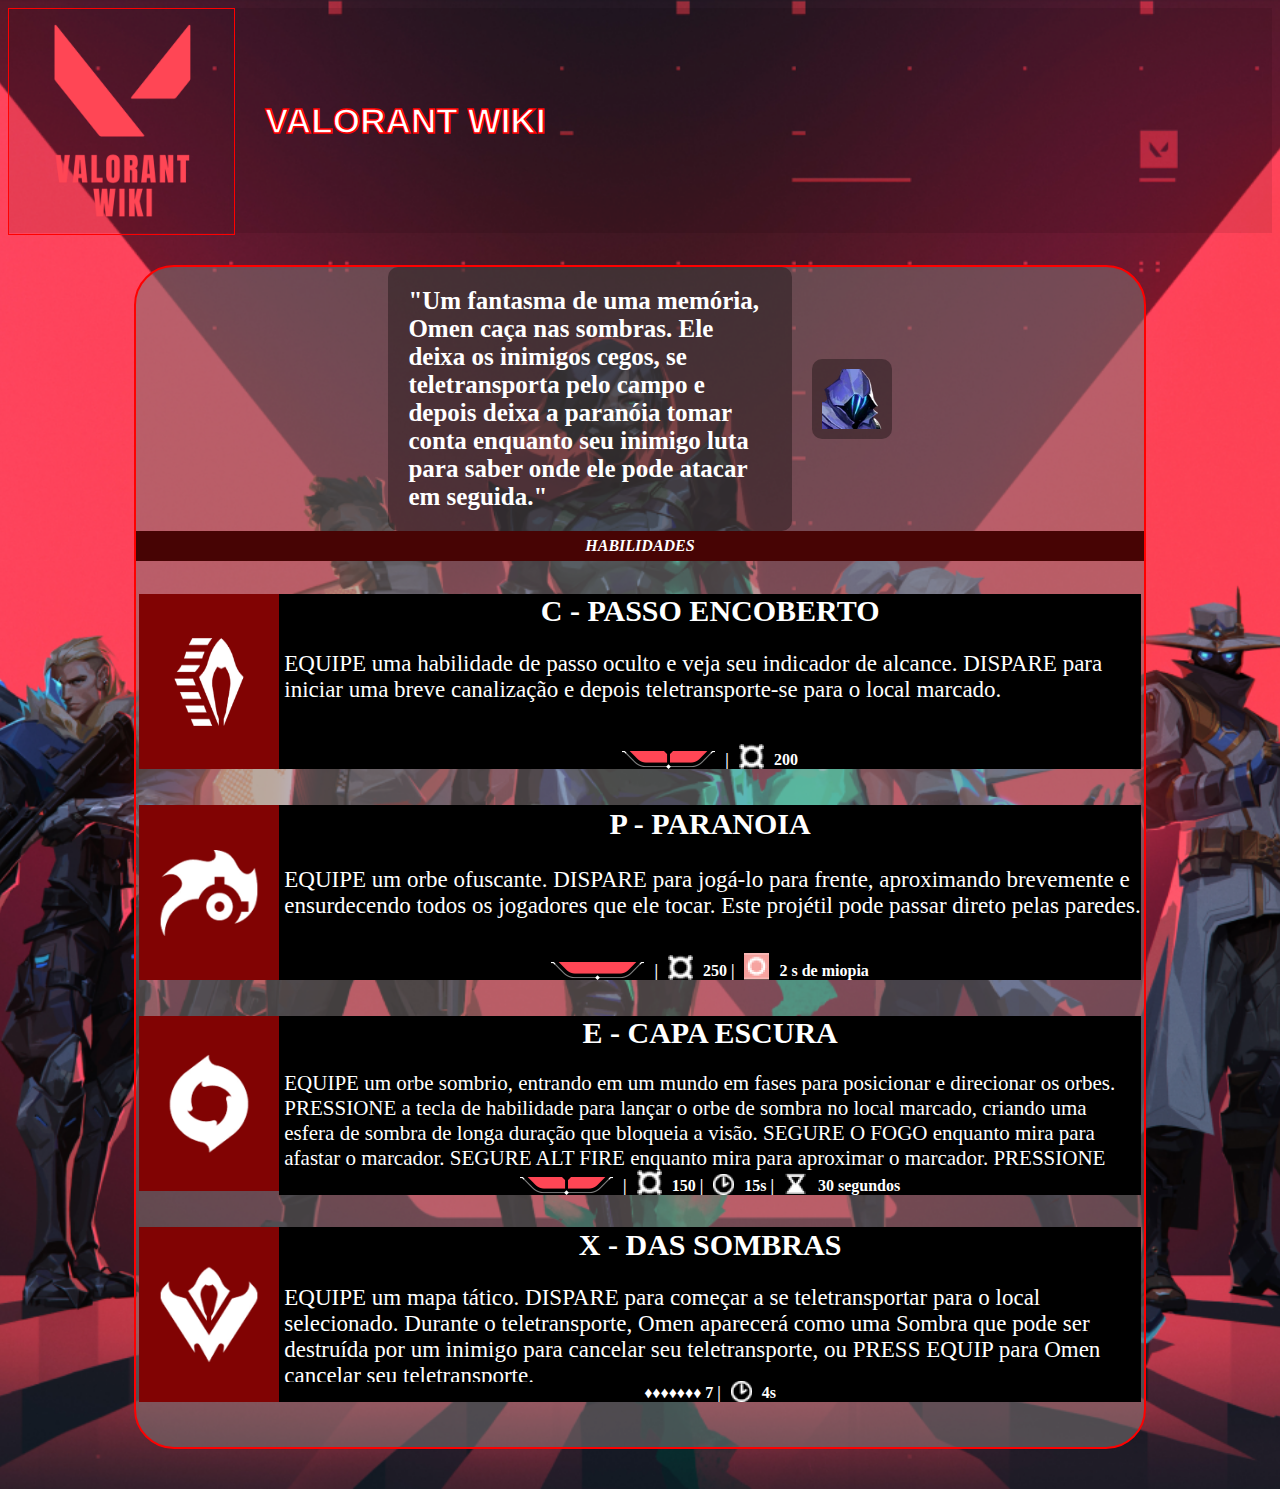
<file: omen.html>
<!DOCTYPE html>
<html lang="en">

<head>
    <meta charset="UTF-8">
    <meta name="viewport" content="width=device-width, initial-scale=1.0">
    <title>Omen | Valorant Wiki</title>
    <link rel="stylesheet" href="assets/css/omen.css">
    <link rel="icon" href="./assets/images/logo.png" type="image/x-icon">

</head>

<body>
    <div class="topo">
        <div class="logowiki"><a href="../inicial/index.html"><img src="assets/images/logo.png" width="200" height="200"></a></div>
        <div class="valorantwiki">Valorant Wiki</div>
    </div>
    <div class="tudo">
        <div class="personagem">
            <div class="cabecalho">
                <div class="mural">
                    <p style="margin: 20px;"> "Um fantasma de uma memória, Omen caça nas sombras. Ele deixa os inimigos cegos, se teletransporta pelo campo e depois deixa a paranóia tomar conta enquanto seu inimigo luta para saber onde ele pode atacar em seguida."</p></div>
                <div class="fotomural"><img src="assets/images/avatar-omen.png" width="60" height="60"></div>

            </div>
            <div class="separador">Habilidades</div>
            <div class="habilidades">
                <div class="skillimagem">
                    <img src="assets/images/omen-basico1.png" width="100" height="100"
                        id="images"><!-- Todas as imagens deve ter essa altura e esse ID para funcionar -->
                </div>
                <div class="conteudo">
                    <div class="textoprincipal">C - PASSO ENCOBERTO</div>
                    <div class="textoskill">
                        <p style="margin-left: 5px; font-size: 23px;">EQUIPE uma habilidade de passo oculto e veja seu indicador de alcance. DISPARE para iniciar uma breve canalização e depois teletransporte-se para o local marcado.</p>
                        <!-- Texto das skill deve ser escrita nesse parágrafo -->
                    </div>
                    <div class="imagemconteudo" id="alterado"><img src="assets/images/icon-uses2.png">|<img
                            src="assets/images/icon-creds.png">200</div>
                </div>
            </div>
            <div class="habilidades">
                <div class="skillimagem"><img src="assets/images/omen-basico2.png" width="100" height="100"></div>
                <div class="conteudo">
                    <div class="textoprincipal">P - PARANOIA</div>
                    <div class="textoskill">
                        <p style="margin-left: 5px; font-size: 23px;">EQUIPE um orbe ofuscante. DISPARE para jogá-lo para frente, aproximando brevemente e ensurdecendo todos os jogadores que ele tocar. Este projétil pode passar direto pelas paredes.</p>
                    </div>
                    <div class="imagemconteudo"><img src="assets/images/icon-uses1.png"> | <img
                            src="assets/images/icon-creds.png">250 | <img src="assets/images/icon-debuff.png">2 s de miopia</div>
                </div>
            </div>
            <div class="habilidades">
                <div class="skillimagem"><img src="assets/images/omen-assinatura.png" width="100" height="100"></div>
                <div class="conteudo">
                    <div class="textoprincipal">E - CAPA ESCURA</div>
                    <div class="textoskill">
                        <p style="margin-left: 5px; font-size: 21px;">EQUIPE um orbe sombrio, entrando em um mundo em fases para posicionar e direcionar os orbes. PRESSIONE a tecla de habilidade para lançar o orbe de sombra no local marcado, criando uma esfera de sombra de longa duração que bloqueia a visão. SEGURE O FOGO enquanto mira para afastar o marcador. SEGURE ALT FIRE enquanto mira para aproximar o marcador. PRESSIONE RELOAD para alternar a visualização normal da segmentação.</p>
                    </div>
                    <div class="imagemconteudo" id="alterado"><img src="assets/images/icon-uses2.png">| <img src="assets/images/icon-creds.png">150 | <img src="assets/images/icon-duration.png">15s | <img src="assets/images/icon-cooldown.png">30 segundos</div>
                </div>
            </div>
            <div class="habilidades">
                <div class="skillimagem"><img src="assets/images/omen-final.webp" width="100" height="100"></div>
                <div class="conteudo">
                    <div class="textoprincipal">X - DAS SOMBRAS</div>
                    <div class="textoskill">
                        <p style="margin-left: 5px; font-size: 23px;">
                            EQUIPE um mapa tático. DISPARE para começar a se teletransportar para o local selecionado. Durante o teletransporte, Omen aparecerá como uma Sombra que pode ser destruída por um inimigo para cancelar seu teletransporte, ou PRESS EQUIP para Omen cancelar seu teletransporte.
                        </p>
                    </div>
                    <div class="imagemconteudo">♦♦♦♦♦♦♦ 7 | <img src="assets/images/icon-duration.png">4s</div>
                </div>
            </div>

        </div>
    </div>
</body>

</html>
</file>
<file: assets/css/index.css>
body {
    background-repeat: none;
    background-image: url("../images/fundo_home.png");
    background-repeat: no-repeat;
    background-size: cover; 
    background-position: center; 
}

.valorant {
    border: 2px solid #990000;
    height: 100px;
    margin-bottom: 5px;
    border-radius: 20px;
}

.val2 {
    align-items: baseline;
    float: left;
}

.valorant-flex1 {
    flex-flow: column;
}

.valorant-flex1 div {
    margin: 10px;
    height: 75%;
    display: flex;
    flex-direction: column;
    justify-content: center;
    align-self: center;
}

.valorant-flex2 {
    border: #99000000 1px solid;
    width: 100%;
    height: 50em;
    margin: 0 auto;
    min-height: 50em;
    opacity: 1;
    margin-left: 600px;
}


.vald1 {
    margin: 100px;
    border: #990000 2px solid;
    width: 65em;
    height: 35em;
    position: absolute;
    border-radius: 20px;
}

.vald2 {
    border-radius: 20px 20px 20px 20px;
    z-index: 0;
    height: 22.5em;
    width: 58em;
    margin-top: 225px;
    margin-left: 160px;
    border: blue 1px solid;
    background-color: #2d0202c2;
    position: absolute;
    opacity: 0.5;

}

.linha {
    z-index: 2;
    height: 360px;
    width: 10px;
    margin-top: 225.5px;
    margin-left: 270px;
    background-color: white;
    position: absolute;
}

.valdd2 {
    /* Controladores */
    border-radius: 20px 20px 0px 0px;
    z-index: 1;
    height: 90px;
    width: 58em;
    margin-top: 225px;
    margin-left: 160px;
    border-top: #990000 1px solid;
    border-right: #990000 1px solid;
    border-left: #990000 1px solid;
    position: absolute;
}

.valdd3 {
    /* Duelistas */
    z-index: 1;
    height: 90px;
    width: 58em;
    margin-top: 315px;
    margin-left: 160px;
    border: #990000 1px solid;
    position: absolute;


}

.valdd4 {
    /* Iniciadores */
    z-index: 1;
    height: 90px;
    width: 58em;
    margin-top: 405px;
    margin-left: 160px;
    border-right: #990000 1px solid;
    border-left: #990000 1px solid;
    position: absolute;


}

.valdd5 {
    /* Sentinelas */
    border-radius: 0 0 20px 20px;
    z-index: 1;
    height: 90px;
    width: 58em;
    margin-top: 495px;
    margin-left: 160px;
    border: #990000 1px solid;
    position: absolute;
}

#divBusca {
    /* Barra de pesquisar */
    margin-left: 200px;
    margin-top: 155px;
    opacity: 0.5;
    border-radius: 60px;
    background-color: #2F4F4F;
    border: solid 1px;
    width: 840px;
    height: 35px;
}

#txtBusca {

    float: left;
    background-color: transparent;
    padding-left: 5px;
    font-style: italic;
    font-size: 18px;
    height: 32px;
    width: 830px;
    border: none;

}

#txtBusca input:focus {
    border: none;
}

section {
    height: 100px;
    margin: 10px;
    width: 400px;
}

h1 {
    font-size: 2.2em;
    text-align: center;
    -webkit-text-stroke: 1.5px #990000;
    color: white;
    padding: 5px 0;
    position: relative;
    width: 400px;
    font-family: 'Franklin Gothic Medium', 'Arial Narrow', Arial, sans-serif;
}

.bordainicialcontrolador {
    background-color: sandybrown;
    margin-left: 10px;
    margin-top: 65px;
    font-weight: bold;
    font-size: 0.6em;
}

.bordainicialduelista {
    margin-left: 10px;
    margin-top: 65px;
    font-weight: bold;
    font-size: 0.6em;
}

.bordainicialiniciadores {
    margin-left: 10px;
    margin-top: 65px;
    font-weight: bold;
    font-size: 0.6em;
}

.bordainicialsentinelas {
    margin-left: 10px;
    margin-top: 65px;
    font-weight: bold;
    font-size: 0.6em;
}

.duelistas {
    z-index: 10;
    width: 80px;
    height: 80px;
    margin-left: 15px;
    margin-top: 4px;
    font-size: 15px;
    float: left;
    text-align: center;
    color: white;
}

.controlador {
    height: 80px;
    width: 80px;
    margin-left: 15px;
    margin-top: 4px;
    font-size: 15px;
    float: left;
    color: white;

}

.primeiroduelista {
    height: 80px;
    width: 80px;
    margin-left: 30px;
    margin-top: 4px;
    font-size: 15px;
    float: left;
    text-align: center;
    color: white;
    border: 1px white solid;
}

.primeirocontrolador {
    height: 80px;
    width: 80px;
    margin-left: 30px;
    margin-top: 4px;
    font-size: 15px;
    float: left;
    text-align: center;
    color: white;
    border: 1px white solid;
}

.corpocontrolador {
    height: 80px;
    width: 80px;
    margin-left: 15px;
    margin-top: 4px;
    font-size: 15px;
    float: left;
    text-align: center;
    border: 1px white solid;
}

#fotocontroller {
    margin-left: 15px;

}

#jett {
    margin-left: 10px;
}

a {
    text-decoration: none;
    color: rgb(255, 255, 255);
    font-weight: bold;

}

a:hover {
    text-decoration: underline;
    color: #666;
    font-weight: bold;
}
</file>
<file: assets/css/breach.css>
body {
    background-color: rgb(59, 59, 59);
    background-image: url("../images/fundo_agentes.png");
    background-size: cover; 
    background-position: center; 
}

.topo {
    height: 225px;
    background-color: rgba(0, 0, 0, 0.089);
}

.tudo {
    border: 2px solid rgba(255, 0, 0, 0);
}

.personagem {
    width: 80%;
    min-height: 1180px;
    background-color: rgba(126, 119, 119, 0.534);
    border: 2px solid rgb(255, 0, 0);
    margin: auto;
    margin-top: 30px;
    margin-bottom: 30px;
    border-radius: 40px;
}

.habilidades {
    border: 3px solid rgba(255, 255, 255, 0);
    width: auto;
    min-height: 175px;
    margin-bottom: 30px;
    display: flex;
    justify-content: center;

}

.skillimagem {
    background-color: #810303;
    width: 14%;
    height: 175px;
    display: flex;
    justify-content: center;
    align-items: center;


}

.conteudo {
    background-color: purple;
    /* rgba(0, 0, 0, 0.555); */
    width: 86%;
    height: 175px;
    float: left;
    color: white;
    display: flex;
    align-items: flex-end;
    flex-direction: column;
}

.separador {
    background-color: #470404;
    color: white;
    width: auto;
    height: 30px;
    align-items: center;
    justify-content: center;
    display: flex;
    margin-bottom: 30px;
    font-weight: bold;
    font-style: italic;
    text-transform: uppercase;
}

.logowiki {
    border: 1px solid red;
    height: 225px;
    width: 225px;
    float: left;
    align-items: center;
    justify-content: center;
    display: flex;
}

.valorantwiki {
    min-height: 225px;
    align-items: center;
    justify-content: center;
    float: left;
    display: flex;
    font-family: 'Franklin Gothic Medium', 'Arial Narrow', Arial, sans-serif;
    font-size: 2.2em;
    text-align: center;
    color: white;
    -webkit-text-stroke: 1.5px #ff0000;
    margin-left: 30px;
    text-transform: uppercase;
    font-weight: bold;
}

.cabecalho {
    min-height: 200px;
    background-color: rgba(252, 252, 252, 0);
    display: flex;
    justify-content: space-between;
    justify-content: center;
    align-items: center;

}

.fotomural {
    background-color: rgba(0, 0, 0, 0.336);
    height: 80px;
    width: 80px;
    margin-left: 20px;
    align-items: center;
    justify-content: center;
    display: flex;
    border-radius: 10px;
}

.mural {
    min-height: 150px;
    width: 40%;
    background-color: rgba(0, 0, 0, 0.336);
    font-size: 25px;
    border-radius: 10px;
    color: white;
    font-weight: bold;
}

.imagemconteudo {
    height: 20px;
    width: 100%;
    background-color: rgb(0, 0, 0);
    align-items: flex-end;
    display: flex;
    justify-content: center;
    gap: 10px;
    font-weight: bold;

}

#alterado {
    height: 50px;
}

.textoskill {
    height: 120px;
    width: 100%;
    background-color: rgb(0, 0, 0);
    margin-left: 10px;
}

.textoprincipal {
    height: 40px;
    width: 100%;
    background-color: rgb(0, 0, 0);
    display: flex;
    justify-content: center;
    align-items: center;
    color: white;
    font-weight: bold;
    font-size: 30px;
}

#images {
    width: 50%;
}
</file>
<file: assets/css/chamber.css>
body {
        background-color: rgb(59, 59, 59);
        background-image: url("../images/fundo_agentes.png");
        background-size: cover; 
        background-position: center; 
    }

   .topo {
       height: 225px;
       background-color: rgba(0, 0, 0, 0.089);
   }

   .tudo {
       border: 2px solid rgba(255, 0, 0, 0);
   }

   .personagem {
       width: 80%;
       min-height: 1180px;
       background-color: rgba(126, 119, 119, 0.534);
       border: 2px solid rgb(255, 0, 0);
       margin: auto;
       margin-top: 30px;
       margin-bottom: 30px;
       border-radius: 40px;
   }

   .habilidades {
       border: 3px solid rgba(255, 255, 255, 0);
       width: auto;
       min-height: 175px;
       margin-bottom: 30px;
       display: flex;
       justify-content: center;

   }

   .skillimagem {
       background-color: #810303;
       width: 14%;
       height: 175px;
       display: flex;
       justify-content: center;
       align-items: center;


   }

   .conteudo {
       background-color: purple;
       /* rgba(0, 0, 0, 0.555); */
       width: 86%;
       height: 175px;
       float: left;
       color: white;
       display: flex;
       align-items: flex-end;
       flex-direction: column;
   }

   .separador {
       background-color: #470404;
       color: white;
       width: auto;
       height: 30px;
       align-items: center;
       justify-content: center;
       display: flex;
       margin-bottom: 30px;
       font-weight: bold;
       font-style: italic;
       text-transform: uppercase;
   }

   .logowiki {
       border: 1px solid red;
       height: 225px;
       width: 225px;
       float: left;
       align-items: center;
       justify-content: center;
       display: flex;
   }

   .valorantwiki {
       min-height: 225px;
       align-items: center;
       justify-content: center;
       float: left;
       display: flex;
       font-family: 'Franklin Gothic Medium', 'Arial Narrow', Arial, sans-serif;
       font-size: 2.2em;
       text-align: center;
       color: white;
       -webkit-text-stroke: 1.5px #ff0000;
       margin-left: 30px;
       text-transform: uppercase;
       font-weight: bold;
   }

   .cabecalho {
       min-height: 200px;
       background-color: rgba(252, 252, 252, 0);
       display: flex;
       justify-content: space-between;
       justify-content: center;
       align-items: center;

   }

   .fotomural {
       background-color: rgba(0, 0, 0, 0.336);
       height: 80px;
       width: 80px;
       margin-left: 20px;
       align-items: center;
       justify-content: center;
       display: flex;
       border-radius: 10px;
   }

   .mural {
       min-height: 150px;
       width: 40%;
       background-color: rgba(0, 0, 0, 0.336);
       font-size: 25px;
       border-radius: 10px;
       color: white;
       font-weight: bold;
   }

   .imagemconteudo {
       height: 20px;
       width: 100%;
       background-color: rgb(0, 0, 0);
       align-items: flex-end;
       display: flex;
       justify-content: center;
       gap: 10px;
       font-weight: bold;

   }

   #alterado {
       height: 50px;
   }

   .textoskill {
       height: 120px;
       width: 100%;
       background-color: rgb(0, 0, 0);
       margin-left: 10px;
   }

   .textoprincipal {
       height: 40px;
       width: 100%;
       background-color: rgb(0, 0, 0);
       display: flex;
       justify-content: center;
       align-items: center;
       color: white;
       font-weight: bold;
       font-size: 30px;
   }

   #images {
       width: 50%;
   }
</file>
<file: assets/css/cypher.css>
body {
    background-color: rgb(59, 59, 59);
    background-image: url("../images/fundo_agentes.png");
    background-size: cover; 
    background-position: center; 
}

.topo {
    height: 225px;
    background-color: rgba(0, 0, 0, 0.089);
}

.tudo {
    border: 2px solid rgba(255, 0, 0, 0);
}

.personagem {
    width: 80%;
    min-height: 1180px;
    background-color: rgba(126, 119, 119, 0.534);
    border: 2px solid rgb(255, 0, 0);
    margin: auto;
    margin-top: 30px;
    margin-bottom: 30px;
    border-radius: 40px;
}

.habilidades {
    border: 3px solid rgba(255, 255, 255, 0);
    width: auto;
    min-height: 175px;
    margin-bottom: 30px;
    display: flex;
    justify-content: center;

}

.skillimagem {
    background-color: #810303;
    width: 14%;
    height: 175px;
    display: flex;
    justify-content: center;
    align-items: center;


}

.conteudo {
    background-color: purple;
    /* rgba(0, 0, 0, 0.555); */
    width: 86%;
    height: 175px;
    float: left;
    color: white;
    display: flex;
    align-items: flex-end;
    flex-direction: column;
}

.separador {
    background-color: #470404;
    color: white;
    width: auto;
    height: 30px;
    align-items: center;
    justify-content: center;
    display: flex;
    margin-bottom: 30px;
    font-weight: bold;
    font-style: italic;
    text-transform: uppercase;
}

.logowiki {
    border: 1px solid red;
    height: 225px;
    width: 225px;
    float: left;
    align-items: center;
    justify-content: center;
    display: flex;
}

.valorantwiki {
    min-height: 225px;
    align-items: center;
    justify-content: center;
    float: left;
    display: flex;
    font-family: 'Franklin Gothic Medium', 'Arial Narrow', Arial, sans-serif;
    font-size: 2.2em;
    text-align: center;
    color: white;
    -webkit-text-stroke: 1.5px #ff0000;
    margin-left: 30px;
    text-transform: uppercase;
    font-weight: bold;
}

.cabecalho {
    min-height: 200px;
    background-color: rgba(252, 252, 252, 0);
    display: flex;
    justify-content: space-between;
    justify-content: center;
    align-items: center;

}

.fotomural {
    background-color: rgba(0, 0, 0, 0.336);
    height: 80px;
    width: 80px;
    margin-left: 20px;
    align-items: center;
    justify-content: center;
    display: flex;
    border-radius: 10px;
}

.mural {
    min-height: 150px;
    width: 40%;
    background-color: rgba(0, 0, 0, 0.336);
    font-size: 25px;
    border-radius: 10px;
    color: white;
    font-weight: bold;
}

.imagemconteudo {
    height: 20px;
    width: 100%;
    background-color: rgb(0, 0, 0);
    align-items: flex-end;
    display: flex;
    justify-content: center;
    gap: 10px;
    font-weight: bold;

}

#alterado {
    height: 50px;
}

.textoskill {
    height: 120px;
    width: 100%;
    background-color: rgb(0, 0, 0);
    margin-left: 10px;
}

.textoprincipal {
    height: 40px;
    width: 100%;
    background-color: rgb(0, 0, 0);
    display: flex;
    justify-content: center;
    align-items: center;
    color: white;
    font-weight: bold;
    font-size: 30px;
}

#images {
    width: 50%;
}
</file>
<file: assets/css/jett.css>
body {
    background-color: rgb(59, 59, 59);
    background-image: url("../images/fundo_agentes.png");
    background-size: cover; 
    background-position: center; 
}

.topo {
    height: 225px;
    background-color: rgba(0, 0, 0, 0.089);
}

.tudo {
    border: 2px solid rgba(255, 0, 0, 0);
}

.personagem {
    width: 80%;
    min-height: 1180px;
    background-color: rgba(126, 119, 119, 0.534);
    border: 2px solid rgb(255, 0, 0);
    margin: auto;
    margin-top: 30px;
    margin-bottom: 30px;
    border-radius: 40px;
}

.habilidades {
    border: 3px solid rgba(255, 255, 255, 0);
    width: auto;
    min-height: 175px;
    margin-bottom: 30px;
    display: flex;
    justify-content: center;

}

.skillimagem {
    background-color: #810303;
    width: 14%;
    height: 175px;
    display: flex;
    justify-content: center;
    align-items: center;


}

.conteudo {
    background-color: purple;
    /* rgba(0, 0, 0, 0.555); */
    width: 86%;
    height: 175px;
    float: left;
    color: white;
    display: flex;
    align-items: flex-end;
    flex-direction: column;
}

.separador {
    background-color: #470404;
    color: white;
    width: auto;
    height: 30px;
    align-items: center;
    justify-content: center;
    display: flex;
    margin-bottom: 30px;
    font-weight: bold;
    font-style: italic;
    text-transform: uppercase;
}

.logowiki {
    border: 1px solid red;
    height: 225px;
    width: 225px;
    float: left;
    align-items: center;
    justify-content: center;
    display: flex;
}

.valorantwiki {
    min-height: 225px;
    align-items: center;
    justify-content: center;
    float: left;
    display: flex;
    font-family: 'Franklin Gothic Medium', 'Arial Narrow', Arial, sans-serif;
    font-size: 2.2em;
    text-align: center;
    color: white;
    -webkit-text-stroke: 1.5px #ff0000;
    margin-left: 30px;
    text-transform: uppercase;
    font-weight: bold;
}

.cabecalho {
    min-height: 200px;
    background-color: rgba(252, 252, 252, 0);
    display: flex;
    justify-content: space-between;
    justify-content: center;
    align-items: center;

}

.fotomural {
    background-color: rgba(0, 0, 0, 0.336);
    height: 80px;
    width: 80px;
    margin-left: 20px;
    align-items: center;
    justify-content: center;
    display: flex;
    border-radius: 10px;
}

.mural {
    min-height: 150px;
    width: 40%;
    background-color: rgba(0, 0, 0, 0.336);
    font-size: 25px;
    border-radius: 10px;
    color: white;
    font-weight: bold;
}

.imagemconteudo {
    height: 20px;
    width: 100%;
    background-color: rgb(0, 0, 0);
    align-items: flex-end;
    display: flex;
    justify-content: center;
    gap: 10px;
    font-weight: bold;

}

#alterado {
    height: 50px;
}

.textoskill {
    height: 120px;
    width: 100%;
    background-color: rgb(0, 0, 0);
    margin-left: 10px;
}

.textoprincipal {
    height: 40px;
    width: 100%;
    background-color: rgb(0, 0, 0);
    display: flex;
    justify-content: center;
    align-items: center;
    color: white;
    font-weight: bold;
    font-size: 30px;
}

#images {
    width: 50%;
}
</file>
<file: assets/css/neon.css>
body {
    background-color: rgb(59, 59, 59);
    background-image: url("../images/fundo_agentes.png");
    background-size: cover; 
    background-position: center; 
}

.topo {
    height: 225px;
    background-color: rgba(0, 0, 0, 0.089);
}

.tudo {
    border: 2px solid rgba(255, 0, 0, 0);
}

.personagem {
    width: 80%;
    min-height: 1180px;
    background-color: rgba(126, 119, 119, 0.534);
    border: 2px solid rgb(255, 0, 0);
    margin: auto;
    margin-top: 30px;
    margin-bottom: 30px;
    border-radius: 40px;
}

.habilidades {
    border: 3px solid rgba(255, 255, 255, 0);
    width: auto;
    min-height: 175px;
    margin-bottom: 30px;
    display: flex;
    justify-content: center;

}

.skillimagem {
    background-color: #810303;
    width: 14%;
    height: 175px;
    display: flex;
    justify-content: center;
    align-items: center;


}

.conteudo {
    background-color: purple;
    /* rgba(0, 0, 0, 0.555); */
    width: 86%;
    height: 175px;
    float: left;
    color: white;
    display: flex;
    align-items: flex-end;
    flex-direction: column;
}

.separador {
    background-color: #470404;
    color: white;
    width: auto;
    height: 30px;
    align-items: center;
    justify-content: center;
    display: flex;
    margin-bottom: 30px;
    font-weight: bold;
    font-style: italic;
    text-transform: uppercase;
}

.logowiki {
    border: 1px solid red;
    height: 225px;
    width: 225px;
    float: left;
    align-items: center;
    justify-content: center;
    display: flex;
}

.valorantwiki {
    min-height: 225px;
    align-items: center;
    justify-content: center;
    float: left;
    display: flex;
    font-family: 'Franklin Gothic Medium', 'Arial Narrow', Arial, sans-serif;
    font-size: 2.2em;
    text-align: center;
    color: white;
    -webkit-text-stroke: 1.5px #ff0000;
    margin-left: 30px;
    text-transform: uppercase;
    font-weight: bold;
}

.cabecalho {
    min-height: 200px;
    background-color: rgba(252, 252, 252, 0);
    display: flex;
    justify-content: space-between;
    justify-content: center;
    align-items: center;

}

.fotomural {
    background-color: rgba(0, 0, 0, 0.336);
    height: 80px;
    width: 80px;
    margin-left: 20px;
    align-items: center;
    justify-content: center;
    display: flex;
    border-radius: 10px;
}

.mural {
    min-height: 150px;
    width: 40%;
    background-color: rgba(0, 0, 0, 0.336);
    font-size: 25px;
    border-radius: 10px;
    color: white;
    font-weight: bold;
}

.imagemconteudo {
    height: 20px;
    width: 100%;
    background-color: rgb(0, 0, 0);
    align-items: flex-end;
    display: flex;
    justify-content: center;
    gap: 10px;
    font-weight: bold;

}

#alterado {
    height: 50px;
}

.textoskill {
    height: 120px;
    width: 100%;
    background-color: rgb(0, 0, 0);
    margin-left: 10px;
}

.textoprincipal {
    height: 40px;
    width: 100%;
    background-color: rgb(0, 0, 0);
    display: flex;
    justify-content: center;
    align-items: center;
    color: white;
    font-weight: bold;
    font-size: 30px;
}

#images {
    width: 50%;
}
</file>
<file: assets/css/omen.css>
body {
    background-color: rgb(59, 59, 59);
    background-image: url("../images/fundo_agentes.png");
    background-size: cover; 
    background-position: center;
}

.topo {
    height: 225px;
    background-color: rgba(0, 0, 0, 0.089);
}

.tudo {
    border: 2px solid rgba(255, 0, 0, 0);
}

.personagem {
    width: 80%;
    min-height: 1180px;
    background-color: rgba(126, 119, 119, 0.534);
    border: 2px solid rgb(255, 0, 0);
    margin: auto;
    margin-top: 30px;
    margin-bottom: 30px;
    border-radius: 40px;
}

.habilidades {
    border: 3px solid rgba(255, 255, 255, 0);
    width: auto;
    min-height: 175px;
    margin-bottom: 30px;
    display: flex;
    justify-content: center;

}

.skillimagem {
    background-color: #810303;
    width: 14%;
    height: 175px;
    display: flex;
    justify-content: center;
    align-items: center;


}

.conteudo {
    background-color: purple;
    /* rgba(0, 0, 0, 0.555); */
    width: 86%;
    height: 175px;
    float: left;
    color: white;
    display: flex;
    align-items: flex-end;
    flex-direction: column;
}

.separador {
    background-color: #470404;
    color: white;
    width: auto;
    height: 30px;
    align-items: center;
    justify-content: center;
    display: flex;
    margin-bottom: 30px;
    font-weight: bold;
    font-style: italic;
    text-transform: uppercase;
}

.logowiki {
    border: 1px solid red;
    height: 225px;
    width: 225px;
    float: left;
    align-items: center;
    justify-content: center;
    display: flex;
}

.valorantwiki {
    min-height: 225px;
    align-items: center;
    justify-content: center;
    float: left;
    display: flex;
    font-family: 'Franklin Gothic Medium', 'Arial Narrow', Arial, sans-serif;
    font-size: 2.2em;
    text-align: center;
    color: white;
    -webkit-text-stroke: 1.5px #ff0000;
    margin-left: 30px;
    text-transform: uppercase;
    font-weight: bold;
}

.cabecalho {
    min-height: 200px;
    background-color: rgba(252, 252, 252, 0);
    display: flex;
    justify-content: space-between;
    justify-content: center;
    align-items: center;

}

.fotomural {
    background-color: rgba(0, 0, 0, 0.336);
    height: 80px;
    width: 80px;
    margin-left: 20px;
    align-items: center;
    justify-content: center;
    display: flex;
    border-radius: 10px;
}

.mural {
    min-height: 150px;
    width: 40%;
    background-color: rgba(0, 0, 0, 0.336);
    font-size: 25px;
    border-radius: 10px;
    color: white;
    font-weight: bold;
}

.imagemconteudo {
    height: 20px;
    width: 100%;
    background-color: rgb(0, 0, 0);
    align-items: flex-end;
    display: flex;
    justify-content: center;
    gap: 10px;
    font-weight: bold;

}

#alterado {
    height: 50px;
}

.textoskill {
    height: 120px;
    width: 100%;
    background-color: rgb(0, 0, 0);
    margin-left: 10px;
    
}

.textoprincipal {
    height: 40px;
    width: 100%;
    background-color: rgb(0, 0, 0);
    display: flex;
    justify-content: center;
    align-items: center;
    color: white;
    font-weight: bold;
    font-size: 30px;
}

#images {
    width: 50%;
}
</file>
